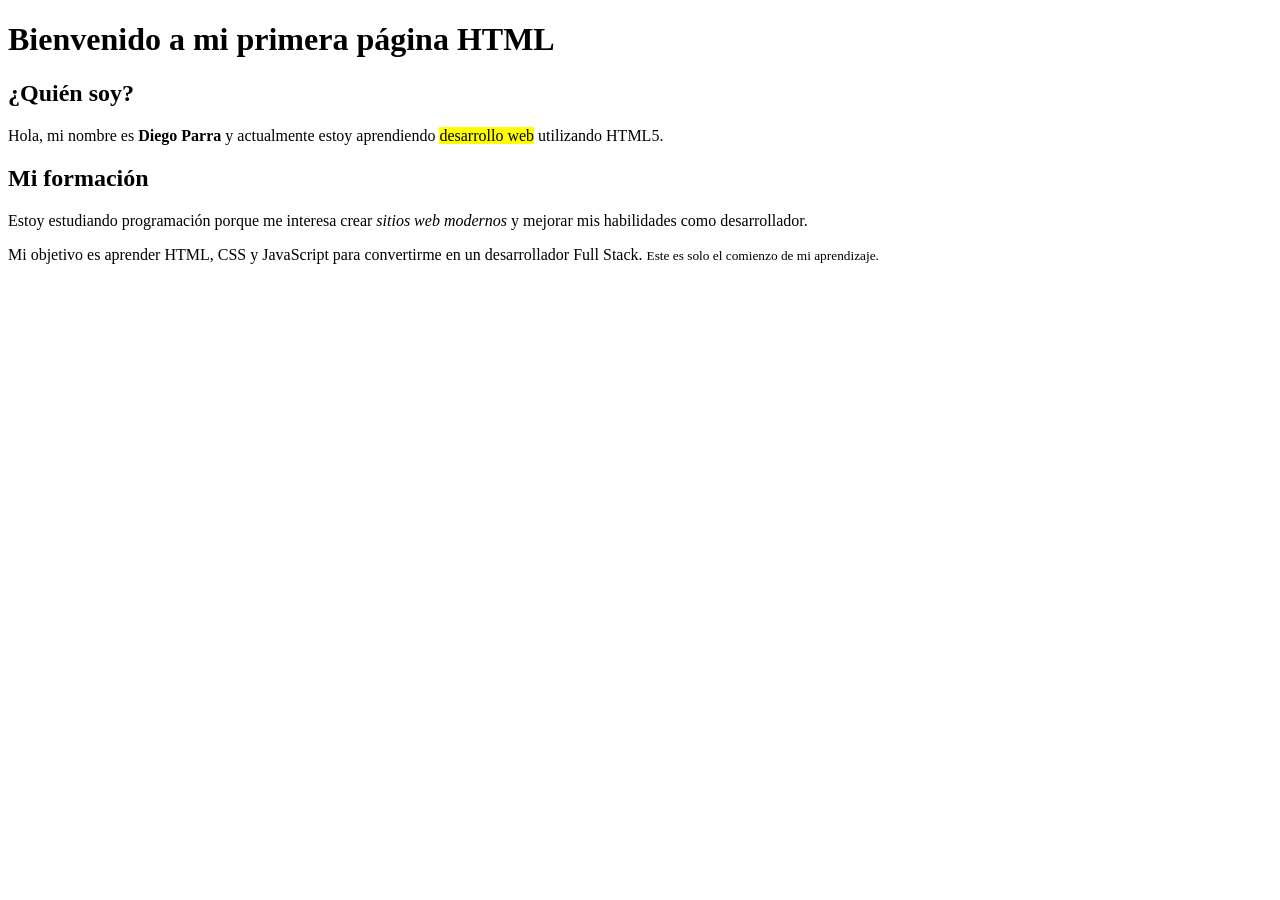
<file: Ejercicio 1 clase 1/index.html>
<!DOCTYPE html>
<html lang="es">

<head>
    <meta charset="UTF-8">
    <meta name="viewport" content="width=device-width, initial-scale=1.0">

    <title>Mi primera pagina HTML</title>

    <meta name="description" content="Pagina de presentacion personal creada con HTML5">
    <meta name="author" content="Diego Parra">
</head>

<body>
    <!-- Encabezado principal -->
    <h1>Bienvenido a mi primera página HTML</h1>

    <!-- Información personal -->
    <h2>¿Quién soy?</h2>

    <p>
        Hola, mi nombre es <strong>Diego Parra</strong> y actualmente estoy aprendiendo
        <mark>desarrollo web</mark> utilizando HTML5.
    </p>

    <!-- Información académica -->
    <h2>Mi formación</h2>

    <p>
        Estoy estudiando programación porque me interesa crear
        <em>sitios web modernos</em> y mejorar mis habilidades como desarrollador.
    </p>

    <!-- Objetivos -->
    <p>
        Mi objetivo es aprender HTML, CSS y JavaScript para convertirme en un
        <span>desarrollador Full Stack</span>.
        <small>Este es solo el comienzo de mi aprendizaje.</small>
    </p>
    
</body>

</html>
</file>
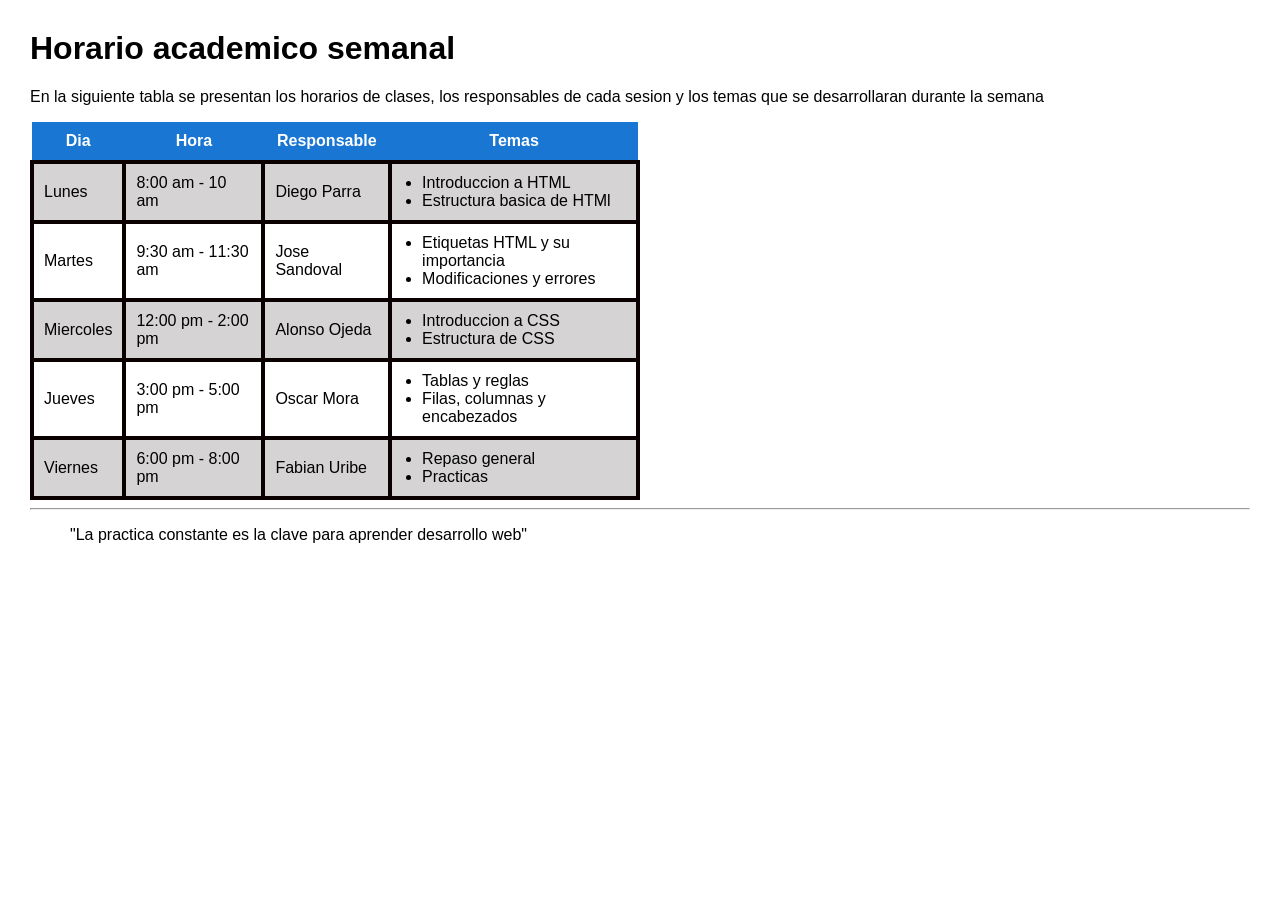
<file: Ejercicio 1 clase 2/index.html>
<!DOCTYPE html>
<html lang="es">
<head>
    <meta charset="UTF-8">
    <meta name="viewport" content="width=device-width, initial-scale=1.0">
    <title>Horario Academico</title>
    <link rel="stylesheet" href="CSS/styles.css">
</head>

<body>
    <h1>Horario academico semanal</h1>

    <p>En la siguiente tabla se presentan los horarios de clases, los responsables de cada sesion y los temas que se desarrollaran durante la semana</p>
    <table>
        <tr>
            <th>Dia</th>
            <th>Hora</th>
            <th>Responsable</th>
            <th>Temas</th>
        </tr>

        <tr>
            <td>Lunes</td>
            <td>8:00 am - 10 am</td>
            <td>Diego Parra</td>
            <td>
                <ul>
                    <li>Introduccion a HTML</li>
                    <li>Estructura basica de HTMl</li>
                </ul>
            </td>
        </tr>

        <tr>
            <td>Martes</td>
            <td>9:30 am - 11:30 am</td>
            <td>Jose Sandoval</td>
            <td>
                <ul>
                    <li>Etiquetas HTML y su importancia</li>
                    <li>Modificaciones y errores</li>
                </ul>
            </td>
        </tr>

        <tr>
            <td>Miercoles</td>
            <td>12:00 pm - 2:00 pm</td>
            <td>Alonso Ojeda</td>
            <td>
                <ul>
                    <li>Introduccion a CSS</li>
                    <li>Estructura de CSS</li>
                </ul>
            </td>
        </tr>

        <tr>
            <td>Jueves</td>
            <td>3:00 pm - 5:00 pm</td>
            <td>Oscar Mora</td>
            <td>
                <ul>
                    <li>Tablas y reglas</li>
                    <li>Filas, columnas y encabezados</li>
                </ul>
            </td>
        </tr>

        <tr>
            <td>Viernes</td>
            <td>6:00 pm - 8:00 pm</td>
            <td>Fabian Uribe</td>
            <td>
                <ul>
                    <li>Repaso general</li>
                    <li>Practicas</li>
                </ul>
            </td>
        </tr>

    </table>

    <hr>

    <blockquote cite="https://developer.mozilla.org/es/docs/Web/HTML">
        "La practica constante es la clave para aprender desarrollo web"
    </blockquote>
    
</body>
</html>
</file>
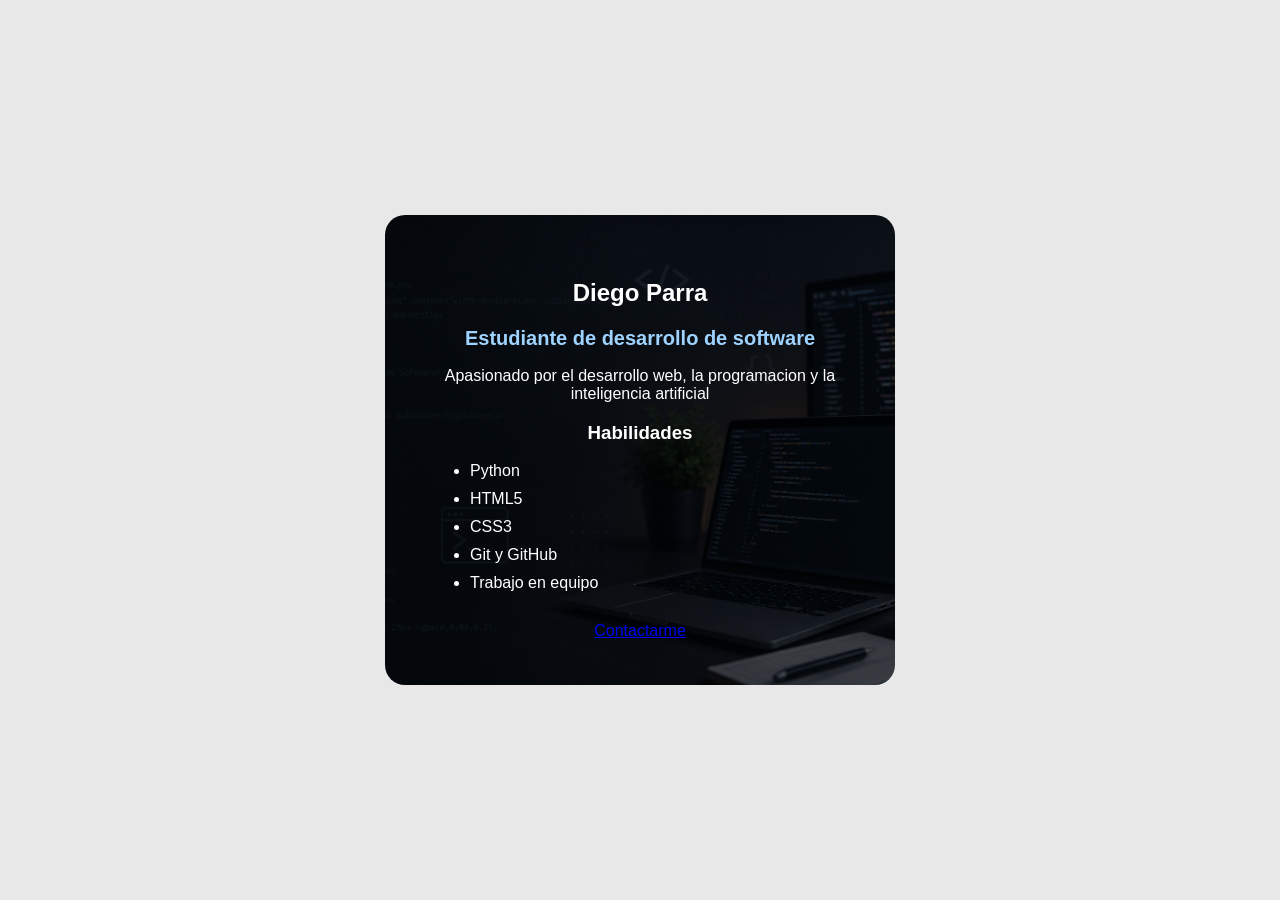
<file: Ejercicio 1 clase 3/index.html>
<!DOCTYPE html>
<html lang="es">
<head>
    <meta charset="UTF-8">
    <meta name="viewport" content="width=device-width, initial-scale=1.0">
    <title>Tarjeta de presentacion</title>
    <link rel="stylesheet" href="CSS/styles.css">
</head>

<body>
    <section class="card">

        <h1>Diego Parra</h1>

        <h2>Estudiante de desarrollo de software</h2>

        <p>Apasionado por el desarrollo web, la programacion y la inteligencia artificial</p>

        <h3>Habilidades</h3>

        <ul>
            <li>Python</li>
            <li>HTML5</li>
            <li>CSS3</li>
            <li>Git y GitHub</li>
            <li>Trabajo en equipo</li>
        </ul>

        <a href="#" class="card_button">
            Contactarme
        </a>

    </section>
    
</body>
</html>
</file>
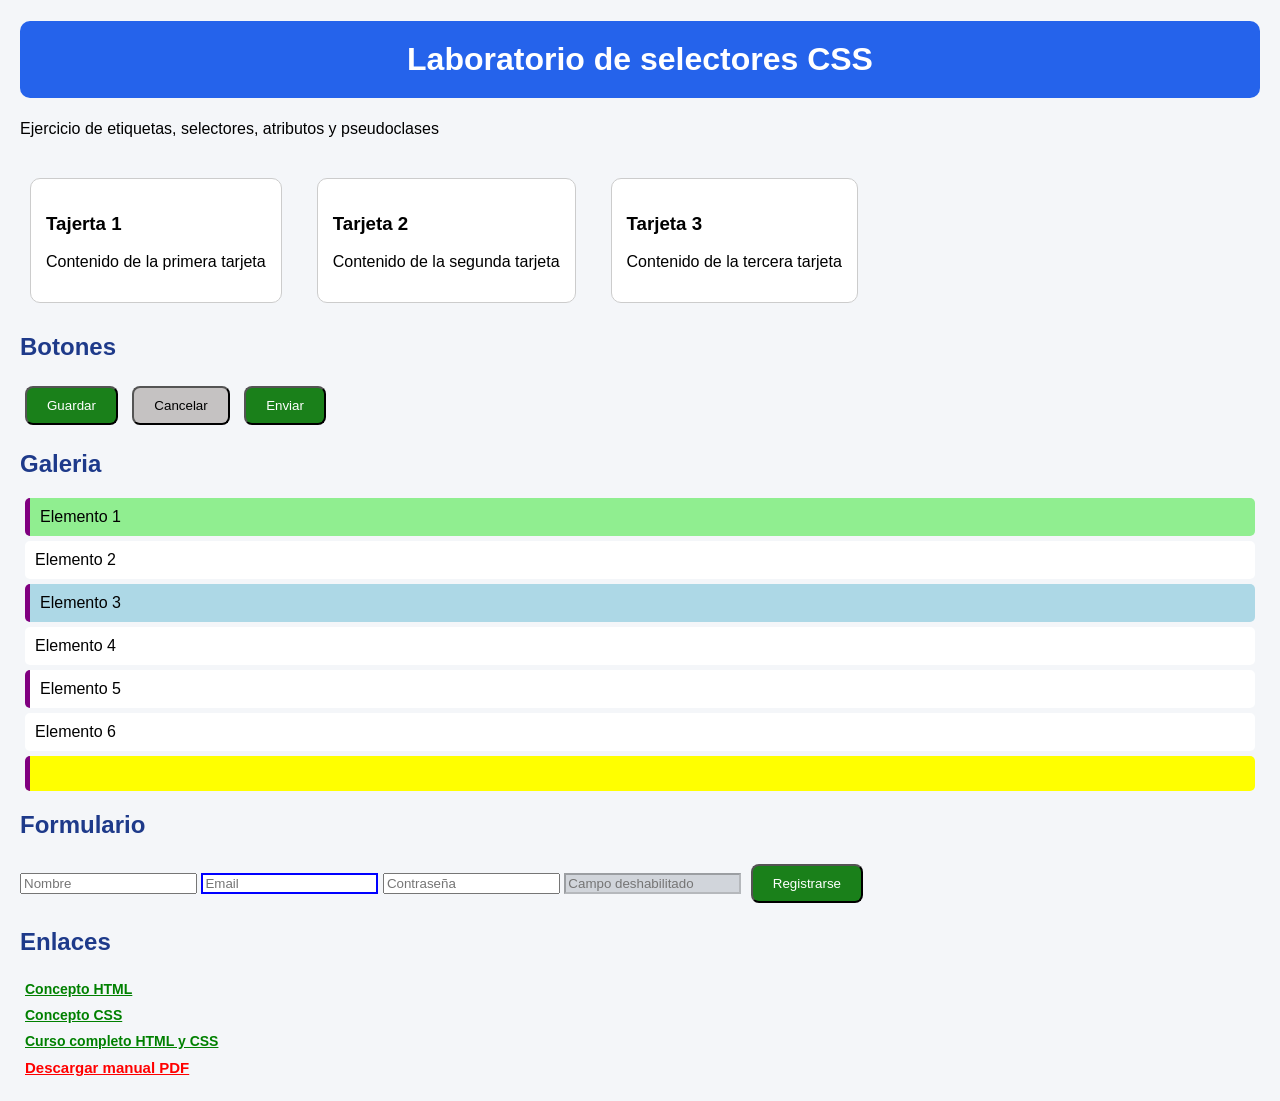
<file: Ejercicio 1 clase 4/index.html>
<!DOCTYPE html>
<html lang="es">
<head>
    <meta charset="UTF-8">
    <meta name="viewport" content="width=device-width, initial-scale=1.0">
    <title>Laboratorio de selctores CSS</title>
    <link rel="stylesheet" href="CSS/styles.css">
</head>

<body>
    <header>
        <h1 id="main-title">
            Laboratorio de selectores CSS
        </h1>
        <p>Ejercicio de etiquetas, selectores, atributos y pseudoclases</p>
    </header>

    <main>
        <section class="card-list">
            <div class="card">
                <h3>Tajerta 1</h3>
                <p>Contenido de la primera tarjeta</p>
            </div>

            <div class="card">
                <h3>Tarjeta 2</h3>
                <p>Contenido de la segunda tarjeta</p>
            </div>

            <div class="card">
                <h3>Tarjeta 3</h3>
                <p>Contenido de la tercera tarjeta</p>
            </div>
        </section>

        <section>
            <h2>Botones</h2>

            <button class="primary">Guardar</button>
            <button class="secondary">Cancelar</button>
            <button class="primary">Enviar</button>
        </section>

        <section>
            <h2>Galeria</h2>

            <ul class="galeria">
                <li>Elemento 1</li>
                <li>Elemento 2</li>
                <li>Elemento 3</li>
                <li>Elemento 4</li>
                <li>Elemento 5</li>
                <li>Elemento 6</li>
                <li></li>
            </ul>
        </section>

        <section>
            <h2>Formulario</h2>

            <form>
                <input type="text" placeholder="Nombre">
                <input type="email" placeholder="Email">
                <input type="password" placeholder="Contraseña">
                <input type="text" placeholder="Campo deshabilitado" disabled>
                <button type="submit" class="primary">
                    Registrarse
                </button>
            </form>
        </section>

        <section>
            <h2>Enlaces</h2>

            <a href="https://developer.mozilla.org/es/docs/Web/HTML">Concepto HTML</a><br>

            <a href="https://developer.mozilla.org/es/docs/Web/CSS">Concepto CSS</a><br>

            <a href="https://youtu.be/ELSm-G201Ls?si=Da5bgPcor6Hhkwb0">Curso completo HTML y CSS</a><br>

            <a href="manual.pdf">Descargar manual PDF</a>
        </section>

    </main>

</body>
</html>
</file>
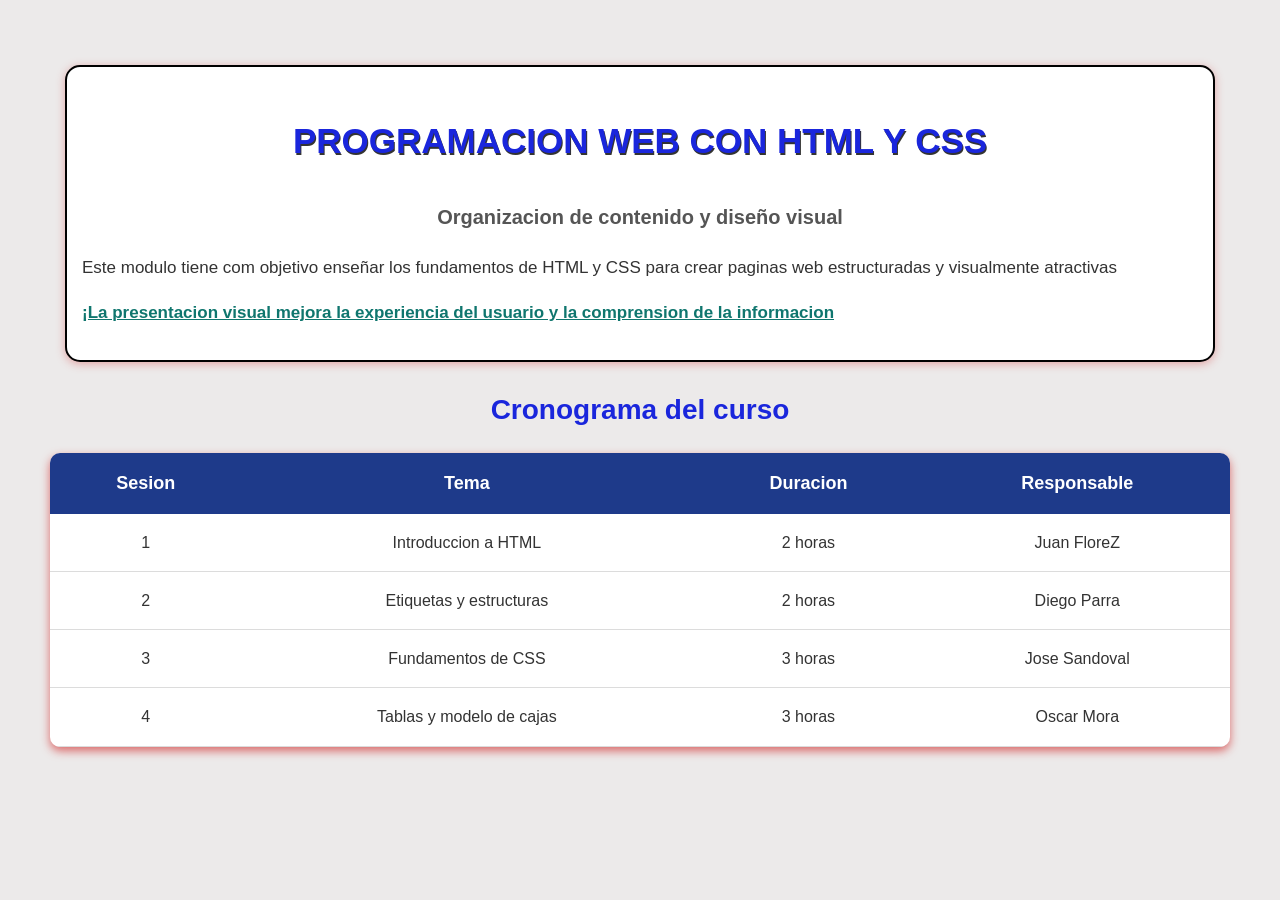
<file: Ejercicio 1 clase 5/index.html>
<!DOCTYPE html>
<html lang="es">
<head>
    <meta charset="UTF-8">
    <meta name="viewport" content="width=device-width, initial-scale=1.0">
    <title>Tabla academica</title>
    <link rel="stylesheet" href="CSS/styles.css">
</head>

<body>
    <section class="tarjeta">
        <h1>Programacion web con HTML y CSS</h1>
        <h3>Organizacion de contenido y diseño visual</h3>

        <p>Este modulo tiene com objetivo enseñar los fundamentos de HTML y CSS para crear paginas web estructuradas y visualmente atractivas</p>

        <p class="destacado">
            ¡La presentacion visual mejora la experiencia del usuario y la comprension de la informacion
        </p>

    </section>

    <section class="tabla-contenedor">
        <h2>Cronograma del curso</h2>

        <table>
            <thead>
                <tr>
                    <th>Sesion</td>
                    <th>Tema</th>
                    <th>Duracion</th>
                    <th>Responsable</th>
                </tr>
            </thead>

            <tbody>
                <tr>
                    <td>1</td>
                    <td>Introduccion a HTML</td>
                    <td>2 horas</td>
                    <td>Juan FloreZ</td>
                </tr>

                <tr>
                    <td>2</td>
                    <td>Etiquetas y estructuras</td>
                    <td>2 horas</td>
                    <td>Diego Parra</td>
                </tr>

                <tr>
                    <td>3</td>
                    <td>Fundamentos de CSS</td>
                    <td>3 horas</td>
                    <td>Jose Sandoval</td>
                </tr>

                <tr>
                    <td>4</td>
                    <td>Tablas y modelo de cajas</td>
                    <td>3 horas</td>
                    <td>Oscar Mora</td>
                </tr>
            </tbody>

        </table>

    </section>
</body>
</html>
</file>
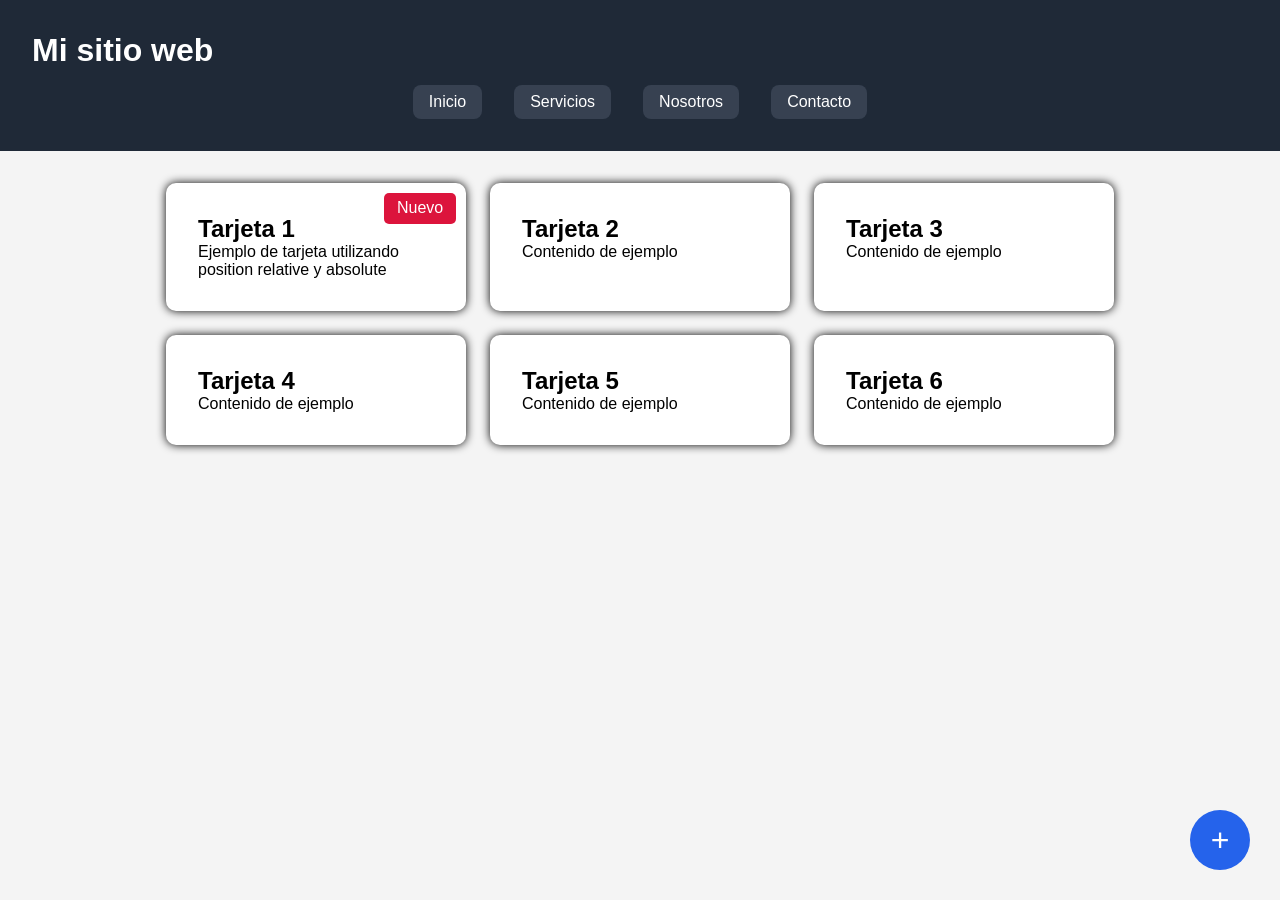
<file: Ejercicio 1 clase 6/index.html>
<!DOCTYPE html>
<html lang="es">
<head>
    <meta charset="UTF-8">
    <meta name="viewport" content="width=device-width, initial-scale=1.0">
    <title>Layout con Flexbox</title>
    <link rel="stylesheet" href="CSS/styles.css">
</head>

<body>
    <header>
        <h1>Mi sitio web</h1>

        <nav>
            <a href="#">Inicio</a>
            <a href="#">Servicios</a>
            <a href="#">Nosotros</a>
            <a href="#">Contacto</a>
        </nav>

    </header>

    <main>
        <section class="contenedor-tarjetas">

            <div class="tarjeta">
                <span class="etiqueta">Nuevo</span>
                <h2>Tarjeta 1</h2>

                <p>
                    Ejemplo de tarjeta utilizando position relative y absolute
                </p>
            </div>

            <div class="tarjeta">
                <h2>Tarjeta 2</h2>
                <p>Contenido de ejemplo</p>
            </div>

            <div class="tarjeta">
                <h2>Tarjeta 3</h2>
                <p>Contenido de ejemplo</p>
            </div>

            <div class="tarjeta">
                <h2>Tarjeta 4</h2>
                <p>Contenido de ejemplo</p>
            </div>

            <div class="tarjeta">
                <h2>Tarjeta 5</h2>
                <p>Contenido de ejemplo</p>
            </div>

            <div class="tarjeta">
                <h2>Tarjeta 6</h2>
                <p>Contenido de ejemplo</p>
            </div>

        </section>
    </main>

    <button class="btn-fijo">
        +
    </button>
    
</body>
</html>
</file>
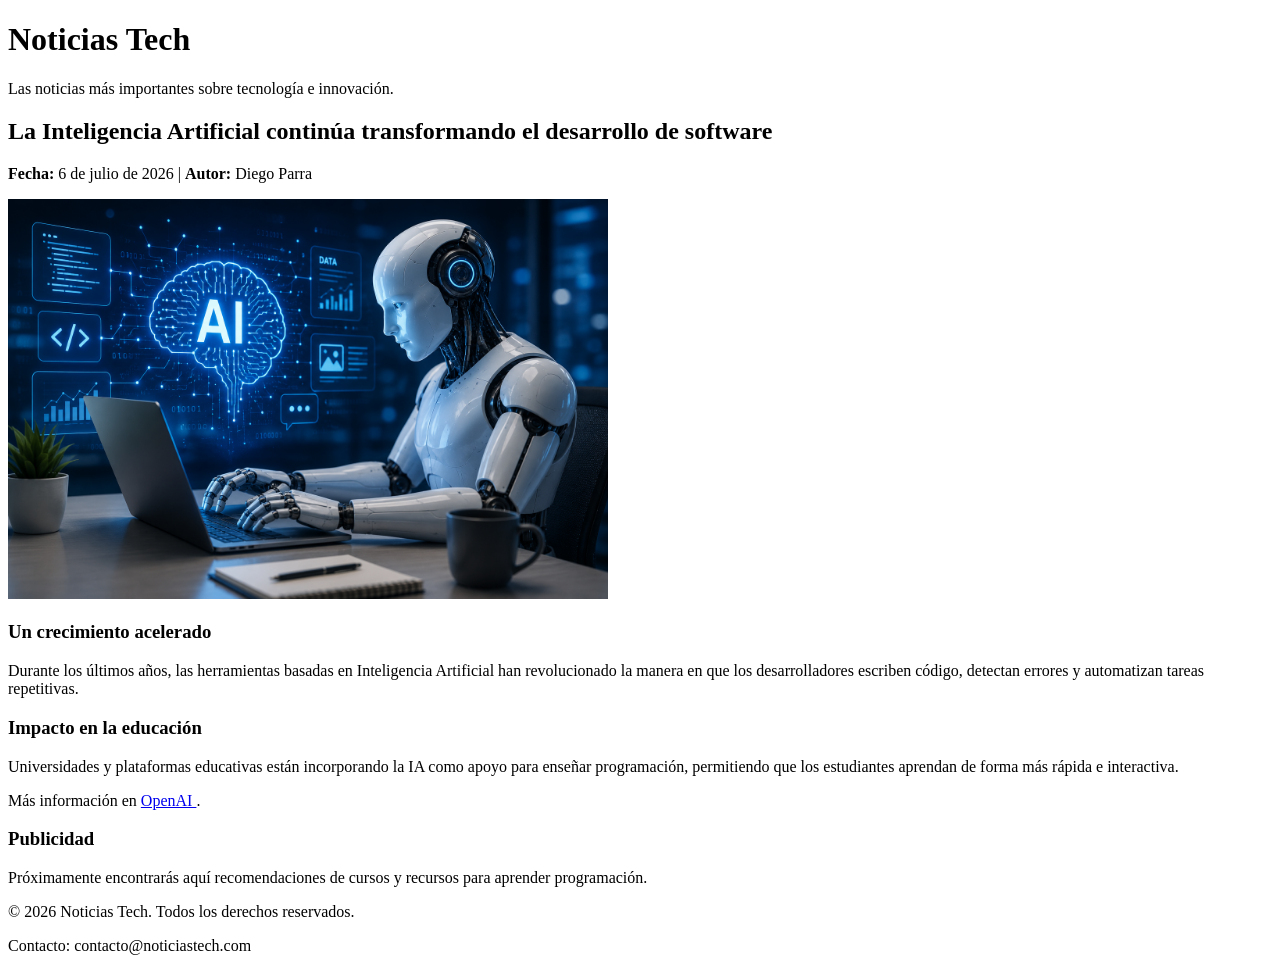
<file: Ejercicio 2 clase 1/index.html>
<!DOCTYPE html>
<html lang="es">

<head>
    <meta charset="UTF-8">
    <meta name="viewport" content="width=device-width, initial-scale=1.0">
    <title>Noticias Tech - Avances en Inteligencia Artificial</title>

    <meta name="description" content="Noticia sobre los avances recientes en Inteligencia Artificial.">
    <meta name="author" content="Diego Parra">
</head>

<body>
    <!-- Encabezado del sitio -->
    <header>
        <h1>Noticias Tech</h1>
        <p>Las noticias más importantes sobre tecnología e innovación.</p>
    </header>

    <!-- Contenido principal -->
    <main>

        <article>

            <h2>La Inteligencia Artificial continúa transformando el desarrollo de software</h2>

            <p>
                <strong>Fecha:</strong> 6 de julio de 2026 |
                <strong>Autor:</strong> Diego Parra
            </p>

            <img src="images/inteligencia-artificial.jpg.png"
                alt="Representación de Inteligencia Artificial ayudando al desarrollo de software" width="600">

            <!-- Primera seccion -->
            <section>

                <h3>Un crecimiento acelerado</h3>

                <p>
                    Durante los últimos años, las herramientas basadas en Inteligencia Artificial
                    han revolucionado la manera en que los desarrolladores escriben código,
                    detectan errores y automatizan tareas repetitivas.
                </p>

            </section>

            <!-- Segunda seccion -->
            <section>

                <h3>Impacto en la educación</h3>

                <p>
                    Universidades y plataformas educativas están incorporando la IA como apoyo
                    para enseñar programación, permitiendo que los estudiantes aprendan de forma
                    más rápida e interactiva.
                </p>

            </section>

            <p>
                Más información en
                <a href="https://openai.com" target="_blank">
                    OpenAI
                </a>.
            </p>

        </article>

        <div>

            <h3>Publicidad</h3>

            <p>
                Próximamente encontrarás aquí recomendaciones de cursos y recursos
                para aprender programación.
            </p>

        </div>

    </main>

    <!-- Pie de pagina -->
    <footer>

        <p>
            © 2026 Noticias Tech. Todos los derechos reservados.
        </p>

        <p>
            Contacto: contacto@noticiastech.com
        </p>

    </footer>

</body>

</html>
</file>
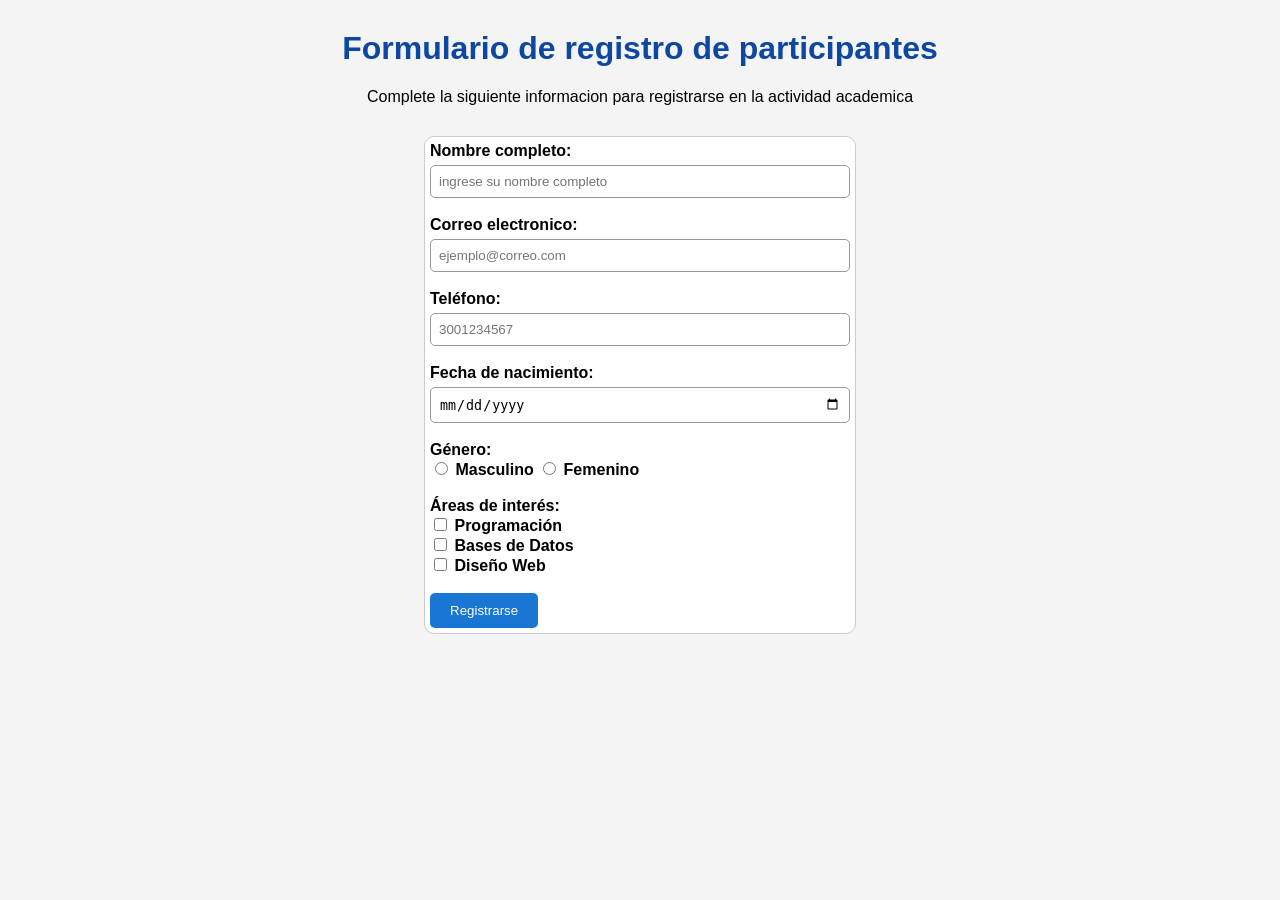
<file: Ejercicio 2 clase 2/index.html>
<!DOCTYPE html>
<html lang="es">
<head>
    <meta charset="UTF-8">
    <meta name="viewport" content="width=device-width, initial-scale=1.0">
    <title>Document</title>
    <link rel="stylesheet" href="CSS/styles.css">
</head>

<body>
    <h1>Formulario de registro de participantes</h1>
    
    <p>Complete la siguiente informacion para registrarse en la actividad academica </p>

    <form action="#" method="post">

        <label for="nombre">Nombre completo:</label><br>
        <input type="text" id="nombre" name="nombre" placeholder="ingrese su nombre completo">
        <br><br>

        <label for="correo">Correo electronico:</label><br>
        <input type="email" id="correo" name="correo" placeholder="ejemplo@correo.com">
        <br><br>

        <label for="telefono">Teléfono:</label><br>
        <input type="tel" id="telefono" name="telefono" placeholder="3001234567">
        <br><br>

        <label for="fecha">Fecha de nacimiento:</label><br>
        <input type="date" id="fecha" name="fecha">
        <br><br>

        <label>Género:</label><br>

        <input type="radio" id="masculino" name="genero" value="Masculino">
        <label for="masculino">Masculino</label>

        <input type="radio" id="femenino" name="genero" value="Femenino">
        <label for="femenino">Femenino</label>

        <br><br>

        <label>Áreas de interés:</label><br>

        <input type="checkbox" id="programacion" name="interes" value="Programación">
        <label for="programacion">Programación</label><br>

        <input type="checkbox" id="basesdatos" name="interes" value="Bases de Datos">
        <label for="basesdatos">Bases de Datos</label><br>

        <input type="checkbox" id="diseno" name="interes" value="Diseño Web">
        <label for="diseno">Diseño Web</label>

        <br><br>

        <input type="submit" value="Registrarse">

    </form>
    
</body>
</html>
</file>
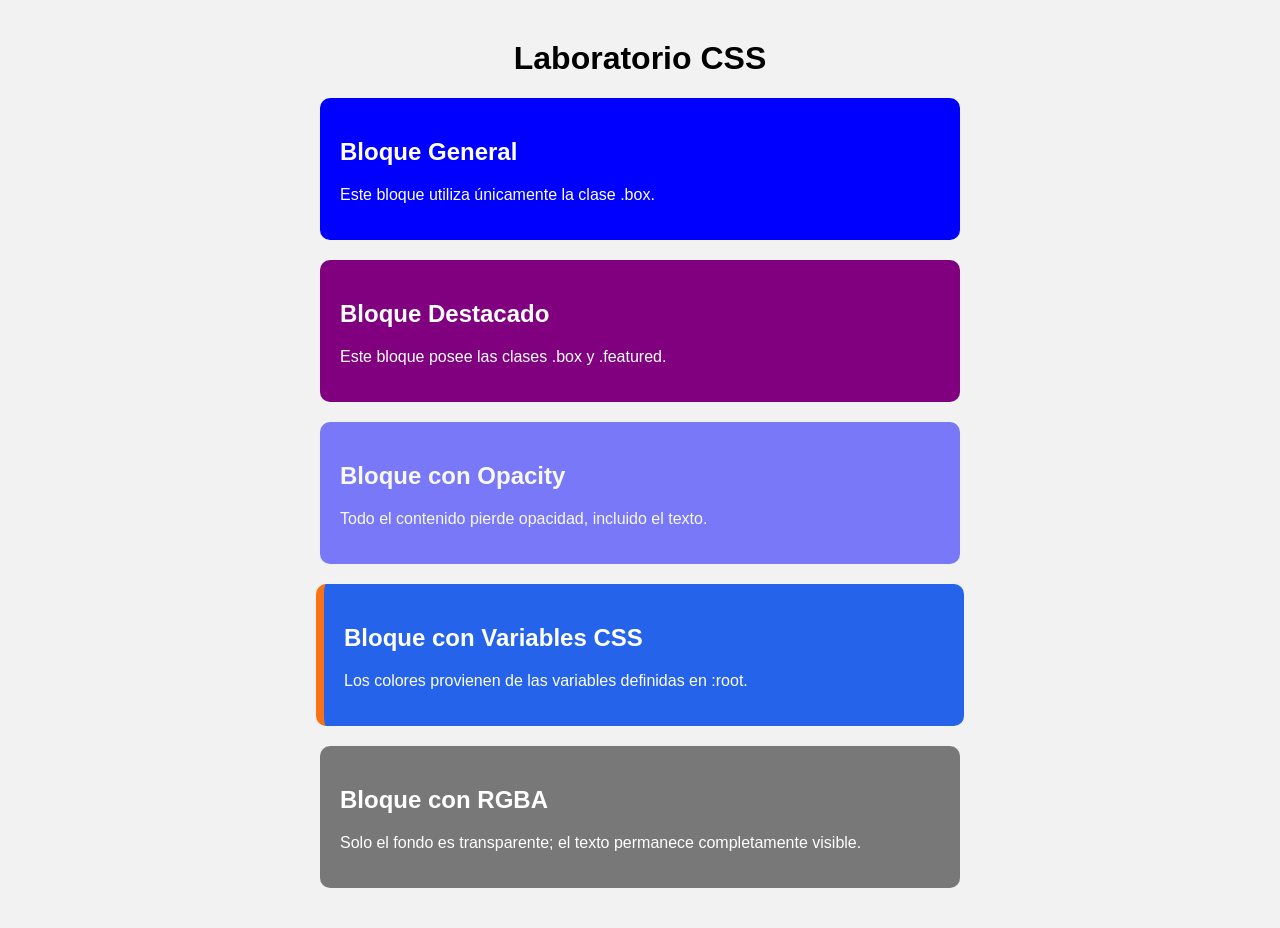
<file: Ejercicio 2 clase 3/index.html>
<!DOCTYPE html>
<html lang="es">
<head>
    <meta charset="UTF-8">
    <meta name="viewport" content="width=device-width, initial-scale=1.0">
    <title>Laboratorio CSS</title>
    <link rel="stylesheet" href="CSS/styles.css">
</head>

<body>
    
    <h1>Laboratorio CSS</h1>

    <div class="box">
        <h2>Bloque General</h2>
        <p>Este bloque utiliza únicamente la clase .box.</p>
    </div>

    <div class="box featured">
        <h2>Bloque Destacado</h2>
        <p>Este bloque posee las clases .box y .featured.</p>
    </div>

    <div class="box transparent">
        <h2>Bloque con Opacity</h2>
        <p>Todo el contenido pierde opacidad, incluido el texto.</p>
    </div>

    <div class="box variable">
        <h2>Bloque con Variables CSS</h2>
        <p>Los colores provienen de las variables definidas en :root.</p>
    </div>

    <div class="box alpha">
        <h2>Bloque con RGBA</h2>
        <p>Solo el fondo es transparente; el texto permanece completamente visible.</p>
    </div>
    
</body>
</html>
</file>
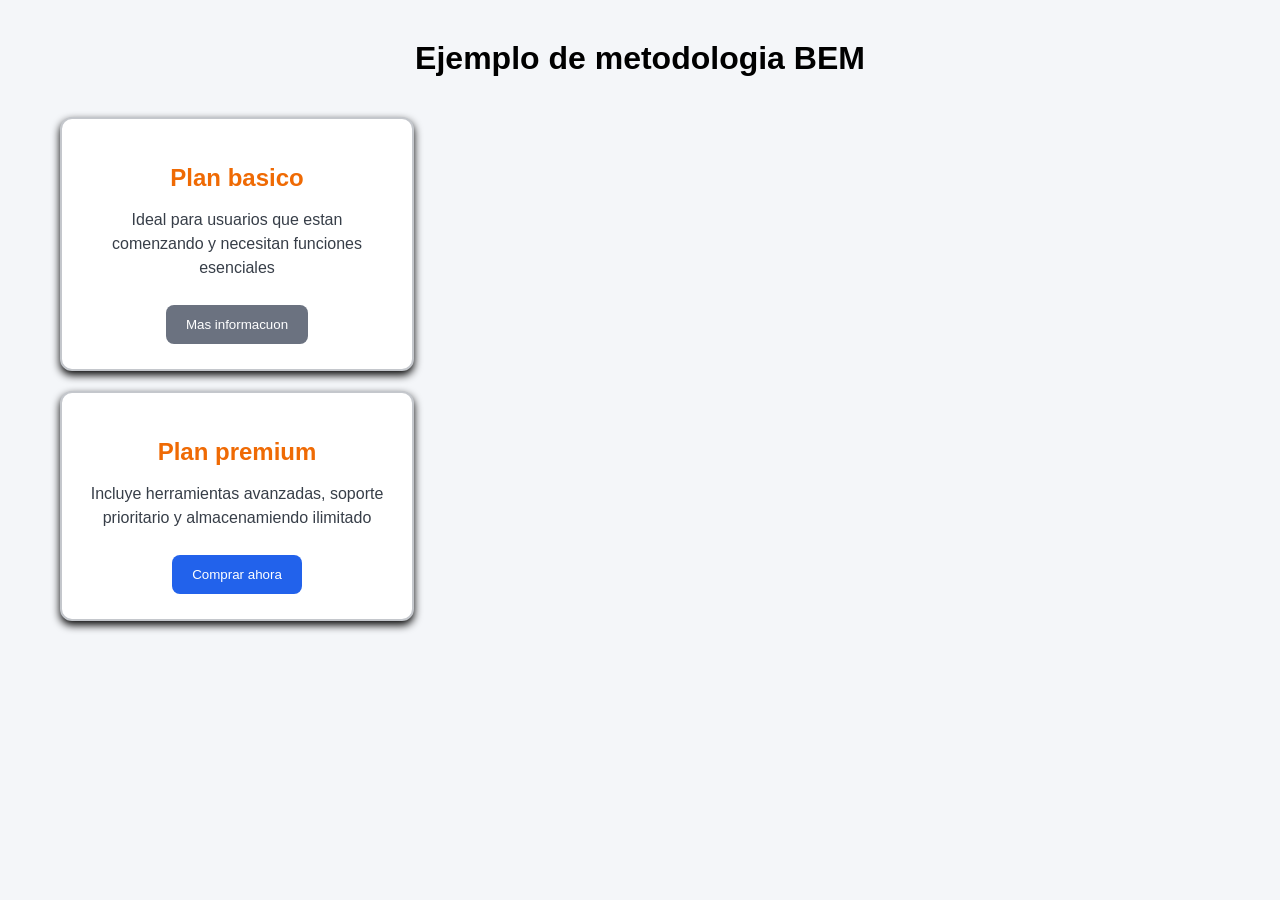
<file: Ejercicio 2 clase 4/index.html>
<!DOCTYPE html>
<html lang="es">

<head>
    <meta charset="UTF-8">
    <meta name="viewport" content="width=device-width, initial-scale=1.0">
    <title>Refactorizacion con BEM</title>
    <link rel="stylesheet" href="CSS/styles.css">
</head>

<body>
    <h1>Ejemplo de metodologia BEM</h1>

    <section class="cards">

        <article class="card">
            <h2 class="card__title">Plan basico</h2>

            <p class="card__text">Ideal para usuarios que estan comenzando y necesitan funciones esenciales</p>

            <button class="card__button">Mas informacuon</button>
        </article>

        <article class="card card--featured">
            <h2 class="card__title">Plan premium</h2>

            <p class="card__text">Incluye herramientas avanzadas, soporte prioritario y almacenamiendo ilimitado</p>

            <button class="card__button card__button--primary">Comprar ahora</button>
        </article>

    </section>

</body>

</html>
</file>
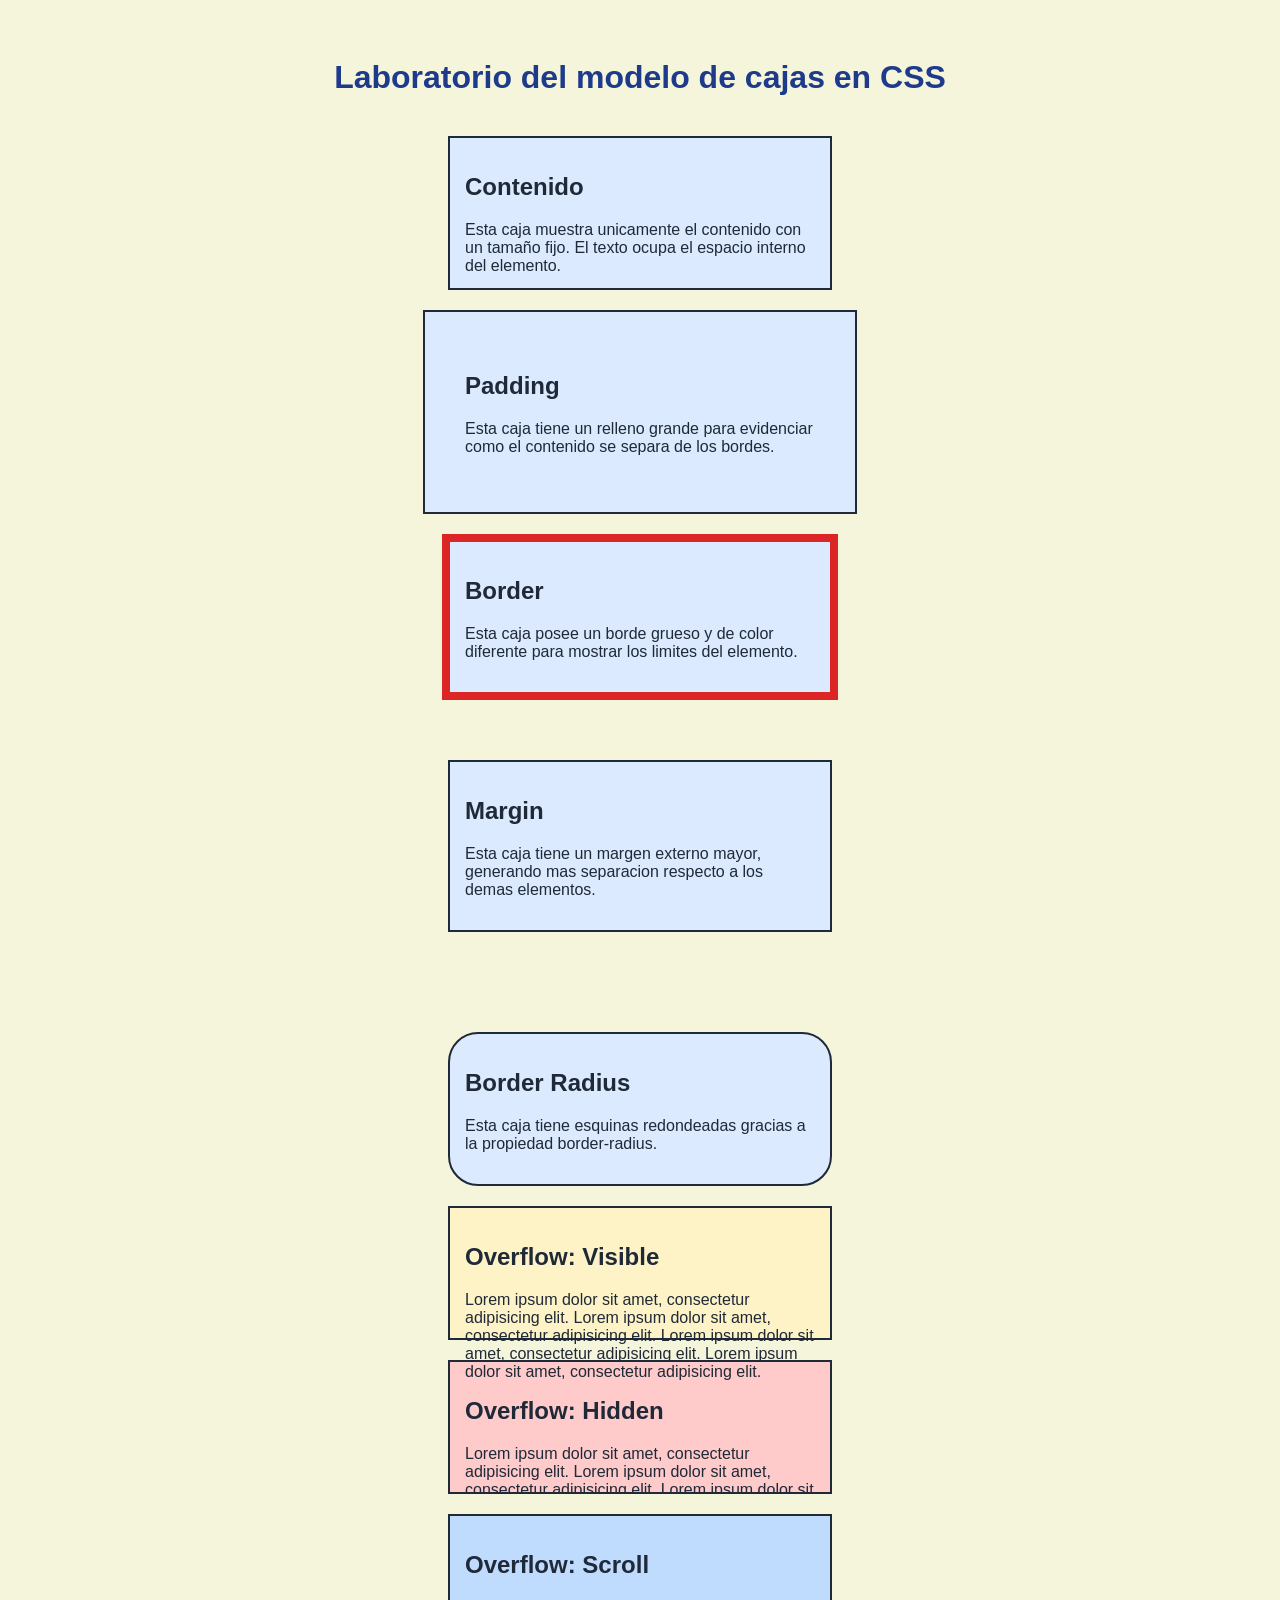
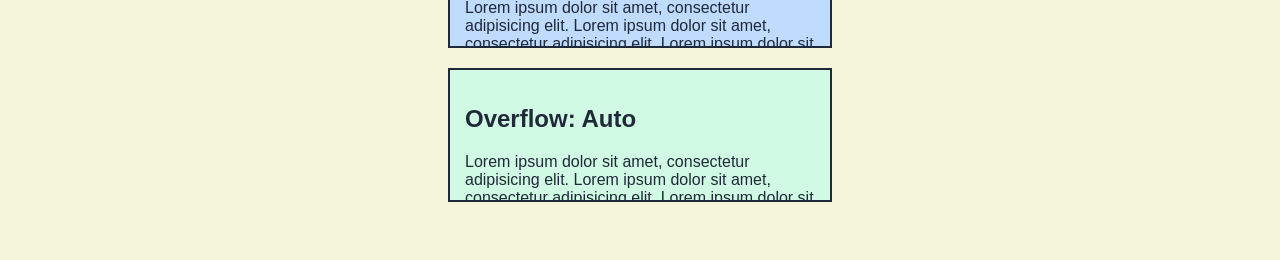
<file: Ejercicio 2 clase 5/index.html>
<!DOCTYPE html>
<html lang="es">
<head>
    <meta charset="UTF-8">
    <meta name="viewport" content="width=device-width, initial-scale=1.0">
    <title>Laboratorio del modelo de cajas</title>
    <link rel="stylesheet" href="CSS/styles.css">
</head>
<body>
    <h1>Laboratorio del modelo de cajas en CSS</h1>

    <div class="caja contenido">
        <h2>Contenido</h2>

        <p>Esta caja muestra unicamente el contenido con un tamaño fijo.
        El texto ocupa el espacio interno del elemento.
        </p>
    </div>

    <div class="caja padding">
        <h2>Padding</h2>

        <p>Esta caja tiene un relleno grande para evidenciar como el contenido se separa de los bordes.
        </p>
    </div>

    <div class="caja border">
        <h2>Border</h2>

        <p>Esta caja posee un borde grueso y de color diferente para mostrar los limites del elemento.
        </p>
    </div>

    <div class="caja margin">
        <h2>Margin</h2>

        <p>Esta caja tiene un margen externo mayor, generando mas separacion respecto a los demas elementos.
        </p>
    </div>

    <div class="caja radius">
        <h2>Border Radius</h2>

        <p>Esta caja tiene esquinas redondeadas gracias a la propiedad border-radius.
        </p>
    </div>

    <div class="caja overflow-visible">
        <h2>Overflow: Visible</h2>
        <p>
            Lorem ipsum dolor sit amet, consectetur adipisicing elit.
            Lorem ipsum dolor sit amet, consectetur adipisicing elit.
            Lorem ipsum dolor sit amet, consectetur adipisicing elit.
            Lorem ipsum dolor sit amet, consectetur adipisicing elit.
        </p>
    </div>

    <div class="caja overflow-hidden">
        <h2>Overflow: Hidden</h2>
        <p>
            Lorem ipsum dolor sit amet, consectetur adipisicing elit.
            Lorem ipsum dolor sit amet, consectetur adipisicing elit.
            Lorem ipsum dolor sit amet, consectetur adipisicing elit.
            Lorem ipsum dolor sit amet, consectetur adipisicing elit.
        </p>
    </div>

    <div class="caja overflow-scroll">
        <h2>Overflow: Scroll</h2>
        <p>
            Lorem ipsum dolor sit amet, consectetur adipisicing elit.
            Lorem ipsum dolor sit amet, consectetur adipisicing elit.
            Lorem ipsum dolor sit amet, consectetur adipisicing elit.
            Lorem ipsum dolor sit amet, consectetur adipisicing elit.
            Lorem ipsum dolor sit amet, consectetur adipisicing elit.
        </p>
    </div>

    <div class="caja overflow-auto">
        <h2>Overflow: Auto</h2>
        <p>
            Lorem ipsum dolor sit amet, consectetur adipisicing elit.
            Lorem ipsum dolor sit amet, consectetur adipisicing elit.
            Lorem ipsum dolor sit amet, consectetur adipisicing elit.
            Lorem ipsum dolor sit amet, consectetur adipisicing elit.
            Lorem ipsum dolor sit amet, consectetur adipisicing elit.
        </p>
    </div>
    
</body>
</html>
</file>
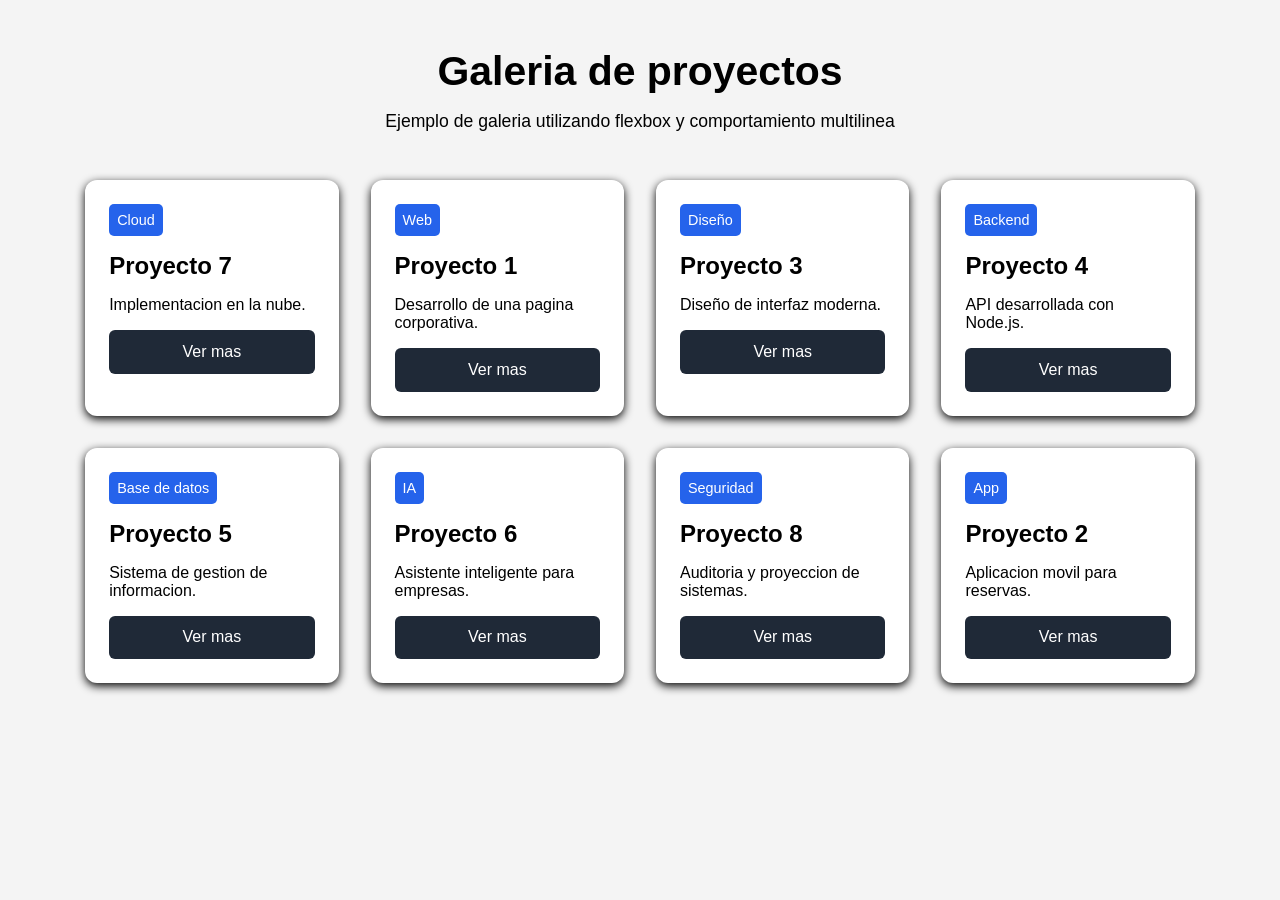
<file: Ejercicio 2 clase 6/index.html>
<!DOCTYPE html>
<html lang="es">
<head>
    <meta charset="UTF-8">
    <meta name="viewport" content="width=device-width, initial-scale=1.0">
    <title>Galeria flexible</title>
    <link rel="stylesheet" href="CSS/styles.css">
</head>

<body>

    <section class="contenedor">

        <h1>Galeria de proyectos</h1>
        <p class="descripcion">
            Ejemplo de galeria utilizando flexbox y comportamiento multilinea
        </p>

        <div class="galeria">

            <div class="tarjeta tarjeta-1">
                <span class="categoria">Web</span>
                <h2>Proyecto 1</h2>
                <p>Desarrollo de una pagina corporativa.</p>
                <a href="#">Ver mas</a>
            </div>

            <div class="tarjeta tarjeta-2">
                <span class="categoria">App</span>
                <h2>Proyecto 2</h2>
                <p>Aplicacion movil para reservas.</p>
                <a href="#">Ver mas</a>
            </div>

            <div class="tarjeta tarjeta-3">
                <span class="categoria">Diseño</span>
                <h2>Proyecto 3</h2>
                <p>Diseño de interfaz moderna.</p>
                <a href="#">Ver mas</a>
            </div>

            <div class="tarjeta tarjeta-4">
                <span class="categoria">Backend</span>
                <h2>Proyecto 4</h2>
                <p>API desarrollada con Node.js.</p>
                <a href="#">Ver mas</a>
            </div>

            <div class="tarjeta tarjeta-5">
                <span class="categoria">Base de datos</span>
                <h2>Proyecto 5</h2>
                <p>Sistema de gestion de informacion.</p>
                <a href="#">Ver mas</a>
            </div>

            <div class="tarjeta tarjeta-6">
                <span class="categoria">IA</span>
                <h2>Proyecto 6</h2>
                <p>Asistente inteligente para empresas.</p>
                <a href="#">Ver mas</a>
            </div>

            <div class="tarjeta tarjeta-7">
                <span class="categoria">Cloud</span>
                <h2>Proyecto 7</h2>
                <p>Implementacion en la nube.</p>
                <a href="#">Ver mas</a>
            </div>

            <div class="tarjeta tarjeta-8">
                <span class="categoria">Seguridad</span>
                <h2>Proyecto 8</h2>
                <p>Auditoria y proyeccion de sistemas.</p>
                <a href="#">Ver mas</a>
            </div>

        </div>
        
    </section>

</body>
</html>
</file>
<file: Ejercicio 1 clase 2/CSS/styles.css>
/* Cuerpo */
body{
    font-family: Arial, Helvetica, sans-serif;
    margin: 30px;
}
/* Tabla */
table{
    width: 50%;
    border-collapse: collapse;
    background-color: white;
}

th{
    background-color: #1976d2;
    color: white;
    padding: 10px;
}

td{
    border: 4px solid #0b0000;
    padding: 10px;
    vertical-align: center;
}

tr:nth-child(even){
    background-color: #d5d3d3;
}

/* Listas */
ul{
    margin: 0;
    padding-left: 20px;
}
</file>
<file: Ejercicio 1 clase 3/CSS/styles.css>
/* Estilos generales */

body{

    margin:0;
    font-family: Arial, Helvetica, sans-serif;
    color:white;
    background-color:#e8e8e8;
    display:flex;
    justify-content:center;
    align-items:center;
    height:100vh;
}

/* Tarjeta */

.card{

    width:420px;
    padding:45px;
    border-radius:20px;
    text-align:center;
    background-image:
    linear-gradient(
        rgba(0,0,0,0.6),
        rgba(0,0,0,0.6)
    ),
    url("../images/fondo.jpg.png");
    background-size:cover;
    background-position:center;
    background-repeat:no-repeat;
}


/* Titulo */

.card h2{

    color:#9fd3ff;
    font-size:20px;
}

/* Lista */

.card ul{

    text-align:left;
    margin-bottom:30px;
}

.card li{

    margin-bottom:10px;
}

/* BOTON */

.card__button{

    display:inline-block;
    text-decoration:none;
    background-color:#00b2fe;
    color:white;
    padding:12px 25px;
    border-radius:8px;
    font-weight:bold;
}

.card__button:hover{

    background-color:#008bcb;
}
</file>
<file: Ejercicio 1 clase 4/CSS/styles.css>
/* -- Selectores por etiqueta -- */
body {
    font-family: Arial, sans-serif;
    background-color: #f4f6f9;
    margin: 20px;
}

h2 {
    color: #1e3a8a;
}

/* -- Selectores por ID -- */
#main-title {
    background-color: #2563eb;
    color: white;
    text-align: center;
    padding: 20px;
    border-radius: 10px;

}

/* -- Selector por clase -- */
.card {
    background-color: white;
    padding: 15px;
    margin: 10px;
    border-radius: 10px;
    border: 1px solid #ccc;
}

.card-list {
    display: flex;
    gap: 15px;
}

/* -- Selectores mixtos -- */
section.card-list {
    margin-top: 30px;
}

button.primary {
    background-color: rgb(26, 128, 26);
    color: white;
}

/* -- Botones -- */
button {
    padding: 10px 20px;
    margin: 5px;
    border-radius: 8px;
    cursor: pointer;
}

.secondary {
    background-color: rgb(197, 194, 194);
}

/* -- Pseudoclase Hover -- */
button:hover {
    opacity: 0.6;
}

a:hover {
    color: red;
}

/* -- Selectores de atributos -- */
[disabled] {
    background-color: #d1d5db;
}

[href] {
    display: inline-block;
    margin: 5px;
}

[href^="https"] {
    color: green;
    font-weight: bold;
    font-size: 14px;
}

[href$=".pdf"] {
    color: red;
    font-weight: bold;
    font-size: 15px;
}

[type="email"] {
    border: 2px solid blue;
}

/* -- Galeria -- */
.galeria {
    list-style: none;
    padding: 0;
}

.galeria li {
    background-color: white;
    padding: 10px;
    margin: 5px;
    border-radius: 5px;
}

.galeria li:first-child {
    background-color: lightgreen;
}

.galeria li:last-child {
    background-color: lightcoral;
}

.galeria li:nth-child(3) {
    background-color: lightblue;
}

.galeria li:nth-of-type(odd) {
    border-left: 5px solid purple;
}

.galeria li:empty {
    background-color: yellow;
    height: 15px;
}
</file>
<file: Ejercicio 1 clase 5/CSS/styles.css>
/* -- Estilos generales -- */
body {
    background-color: rgb(236, 234, 234);
    font-family: Arial, Helvetica, sans-serif;
    margin: 0;
    padding: 50px;
    color: #333;
    line-height: 1.7;
}

/* -- Tarjeta introductoria -- */
.tarjeta {
    background-color: #ffff;
    padding: 15px;
    margin: 15px;
    border: 2px solid black;
    border-radius: 15px;
    box-shadow: 0px 2px 10px rgb(226, 163, 163);
}

.tarjeta h1 {
    font-size: 35px;
    font-weight: bold;
    color: #1a26dc;
    text-align: center;
    text-transform: uppercase;
    text-shadow: 1px 2px #333;
}

.tarjeta h3 {
    text-align: center;
    color: #555;
    font-size: 20px;
}

.tarjeta p {
    font-size: 17px;
    text-align: justify;
}

.destacado {
    font-weight: bold;
    color: #0f766e;
    text-decoration: underline;
    text-align: center;
}

/* -- titulo de la tabla -- */
.tabla-contenedor h2 {
    text-align: center;
    color: #1a26dc;
    font-size: 28px;
    margin-bottom: 20px;
}

/* -- Tabla -- */
table {
    background-color: white;
    width: 100%;
    border-collapse: collapse;
    border-radius: 10px;
    overflow: hidden;
    box-shadow: 0px 4px 10px rgb(219, 106, 106);
}

th {
    background-color: #1e3a8a;
    color: white;
    padding: 15px;
    font-size: 18px;
    text-align: center;
}

td {
    padding: 15px;
    text-align: center;
    border-bottom: 1px solid #dcdcdc;
    font-size: 16px;
}

tr:hover {
    background-color: #0741d4;
}
</file>
<file: Ejercicio 1 clase 6/CSS/styles.css>
/* -- Reinicio basico -- */
* {
    margin: 0;
    padding: 0;
    box-sizing: border-box;
}

/* -- Estilos generales -- */
body {
    font-family: Arial, Helvetica, sans-serif;
    background-color: #f4f4f4;
    min-height: 100vh;
}

/* -- Encabezado -- */
header {
    background-color: #1f2937;
    color: white;
    padding: 2rem;
}

/* -- Navegacion con flex-box -- */
nav {
    display: flex;
    justify-content: center;
    align-items: center;
    gap: 2rem;
    flex-direction: row;
    margin-top: 1rem;
}

/* -- Enlaces -- */
nav a{
    color: white;
    text-decoration: none;
    padding: 0.5rem 1rem;
    background-color: #374151;
    border-radius: 8px;

     /* - Comparacion con display - */
    display: inline-block;
}

nav a:hover {
    background-color: #4b5563;
}

/* -- Contenido principal -- */
main {
    width: 90%;
    margin: 2rem auto;
}

/* -- Contenedor de tarjetas -- */
.contenedor-tarjetas {
    display: flex;
    flex-wrap: wrap;
    gap: 1.5rem;
    justify-content: center;
}

/* -- Tarjetas -- */
.tarjeta {
    background-color: white;
    width: 300px;
    padding: 2rem;
    border-radius: 10px;
    box-shadow: 0 0 10px;

    /* - Para usar absolute dentro - */
    position: relative;
}

/* -- Etiqueta absoluta -- */
.etiqueta {
    position: absolute;
    top: 10px;
    right: 10px;
    background-color: crimson;
    color: white;
    padding: 0.4rem 0.8rem;
    border-radius: 5px;
}

/* -- Boton fijo -- */
.btn-fijo {
    position: fixed;
    right: 30px;
    bottom: 30px;
    width: 60px;
    height: 60px;
    border: none;
    border-radius: 50%;
    background-color: #2563eb;
    color: white;
    font-size: 2rem;
    cursor: pointer;
    z-index: 1000;
}

.btn-fijo:hover {
    background-color: #1d4ed8;
}
</file>
<file: Ejercicio 2 clase 2/CSS/styles.css>
/* Estilos generales */

body{
    font-family: Arial, Helvetica, sans-serif;
    background-color: #f4f4f4;
    margin: 30px;
}

/* Título */

h1{
    text-align: center;
    color: #0d47a1;
}

p{
    text-align: center;
    margin-bottom: 30px;
}

/* Formulario */

form{
    width: 420px;
    margin: auto;
    background-color: white;
    padding: 5px;
    border-radius: 10px;
    border: 1px solid #cccccc;
}

/* Etiquetas */

label{
    font-weight: bold;
}

/* Campos */

input[type="text"],
input[type="email"],
input[type="tel"],
input[type="date"]{
    width: 100%;
    padding: 8px;
    margin-top: 5px;
    border: 1px solid #999999;
    border-radius: 5px;
    box-sizing: border-box;
}

/* Botón */

input[type="submit"]{
    background-color: #1976d2;
    color: white;
    padding: 10px 20px;
    border: none;
    border-radius: 5px;
    cursor: pointer;
}

input[type="submit"]:hover{
    background-color: #0d47a1;
}
</file>
<file: Ejercicio 2 clase 3/CSS/styles.css>
/* Variables globales */
:root{
    --color-principal:#2563eb;
    --color-secundario:#f97316;
    --color-texto:#ffffff;
    --color-variable:#16a34a;
}

/* Estilo generales */
body{
    font-family:Arial, Helvetica, sans-serif;
    background:#f2f2f2;
    margin:40px;
}

h1{
    text-align:center;
}

/* Regla general */
.box{
    background-color:blue;
    color:white;
    margin:20px auto;
    padding:20px;
    border-radius:10px;
    width:600px;
}

/* CONFLICTO 1
Esta regla cambia el fondo a naranja para cualquier elemento que tenga la clase featured.*/
.featured{
    background-color:orange;
}

/* CONFLICTO 2
Esta regla gana porque es MÁS ESPECÍFICA (.box.featured > .featured)*/
.box.featured{
    background-color:purple;
}

/* VARIABLES CSS
Se utilizan las variables definidas en :root mediante var() */
.variable{
    background-color:var(--color-principal);
    color:var(--color-texto);
    border-left:8px solid var(--color-secundario);
}

/* OPACITY
opacity afecta tanto al fondo como al texto */
.transparent{
    opacity:0.5;
}

/* RGBA
Solo el fondo es transparente. El texto conserva su color normal. */
.alpha{
    background-color:rgba(0, 0, 0, 0.5);
}
</file>
<file: Ejercicio 2 clase 4/CSS/styles.css>
body {
    font-family: Arial, sans-serif;
    background-color: #f4f6f9;
    margin: 40px;
}

h1 {
    text-align: center;
    color: black;
}

.cards {
    display: center;
    justify-content: center;
    gap: 30px;
    margin-top: 40px;
    flex-wrap: wrap;
}

/* -- bloque: card .. */
.card {
    width: 300px;
    background-color: white;
    border: 2px solid #c4c7cc;
    border-radius: 12px;
    padding: 25px;
    text-align: center;
    box-shadow: 0 4px 8px rgba(0, 0, 0, 1);
    margin: 20px;
}

/* -- Elementos del bloque -- */
.card__title {
    color: #ef6a04;
    margin-bottom: 15px;
}

.card__text {
    color: #373e48;
    margin-bottom: 25px;
    line-height: 1.5;
}

.card__button {
    padding: 12px 20px;
    border: none;
    background-color: #6b7280;
    color: white;
    border-radius: 8px;
    cursor: pointer;
    transition: 0.3s;
}

.card__button:hover{
    opacity: 0.5;
}

/* -- Modificador del bloque -- */
.card__button--primary {
    background-color: #2262eb;
}

.card--featured {
    margin: 20px;
}
</file>
<file: Ejercicio 2 clase 5/CSS/styles.css>
/* -- Estilos Generales -- */
body {
    font-family: Arial, Helvetica, sans-serif;
    background-color: beige;
    padding: 30px;
}

h1 {
    text-align: center;
    color: #1e3a8a;
    margin-bottom: 40px;
}

/* -- Estilo base para todas las cajas -- */
.caja {
    width: 350px;
    background-color: #dbeafe;
    border: 2px solid;
    padding: 15px;
    margin: 20px auto;
    color: #1f2937;
}

/* -- Demostracion del contenido -- */
.contenido {
    height: 120px;
}

/* -- Demostracion del padding -- */
.padding {
    padding: 40px;
}

/* -- Demostracion del borde -- */
.border {
    border: 8px solid #dc2626;
}

/* -- Demostracion del margen -- */
.margin {
    margin-top: 60px;
    margin-bottom: 100px;
}

/* -- Demostracion de esquina redondeadas -- */
.radius {
    border-radius: 30px;
}

/* -- Demostracion Overflow -- */

/* -- El contenido se desborda y sigue visible -- */
.overflow-visible {
    height: 100px;
    overflow: visible;
    background-color: #fef3c7;
}

/* -- El contenido sobrante se oculta -- */
.overflow-hidden {
    height: 100px;
    overflow: hidden;
    background-color:#fecaca;
}

/* -- Siempre aparecen barras de desplazamiento -- */
.overflow-scroll {
    height: 100px;
    overflow: scroll;
    background-color: #bfdbfe;
}

/* -- Las barras aparecen solo si son necesarias -- */
.overflow-auto {
    height: 100px;
    overflow: auto;
    background-color: #d1fae5;
}
</file>
<file: Ejercicio 2 clase 6/CSS/styles.css>
/* -- Reinicio -- */
* {
    margin: 0;
    padding: 0;
    box-sizing: border-box;
}

/* -- Estilos generales -- */
body {
    font-family: Arial, Helvetica, sans-serif;
    background-color: #f4f4f4;
    min-height: 100vh;
    padding: 3rem 0;
}

/* -- Contenedor principal -- */
.contenedor {
    width: 90%;
    margin: auto;
}

h1 {
    text-align: center;
    font-size: 3.2vw;
    margin-bottom: 1rem;
}

.descripcion {
    text-align: center;
    margin-bottom: 3rem;
    font-size: 1.1rem;
}

/* -- Galeria con Flexbox -- */
.galeria {
    display: flex;
    flex-wrap: wrap;
    justify-content: center;
    align-items: stretch;
    align-content: flex-start;
    gap: 2rem;

    /* - Cambia este valor para probar - */
    flex-direction: row;
}

/* -- Tarjetas -- */
.tarjeta {
    background: white;
    width: 22%;
    min-width: 250px;
    padding: 1.5rem;
    border-radius: 12px;
    box-shadow: 0px 3px 10px;
    display: flex;
    flex-direction: column;
    gap: 1rem;
}

/* -- Categorias -- */
.categoria {
    background-color: #2563eb;
    color: white;
    padding: 0.5rem;
    border-radius: 5px;
    width: fit-content;
    font-size: 0.9rem;
}

/* -- Boton -- */
.tarjeta a {
    text-decoration: none;
    background-color: #1f2937;
    color: white;
    padding: 0.8rem;
    border-radius: 6px;
    text-align: center;
}

/* -- Uso de order -- */
.tarjeta-2 {
    order: 5;
}

.tarjeta-7 {
    order: -1;
}
</file>
